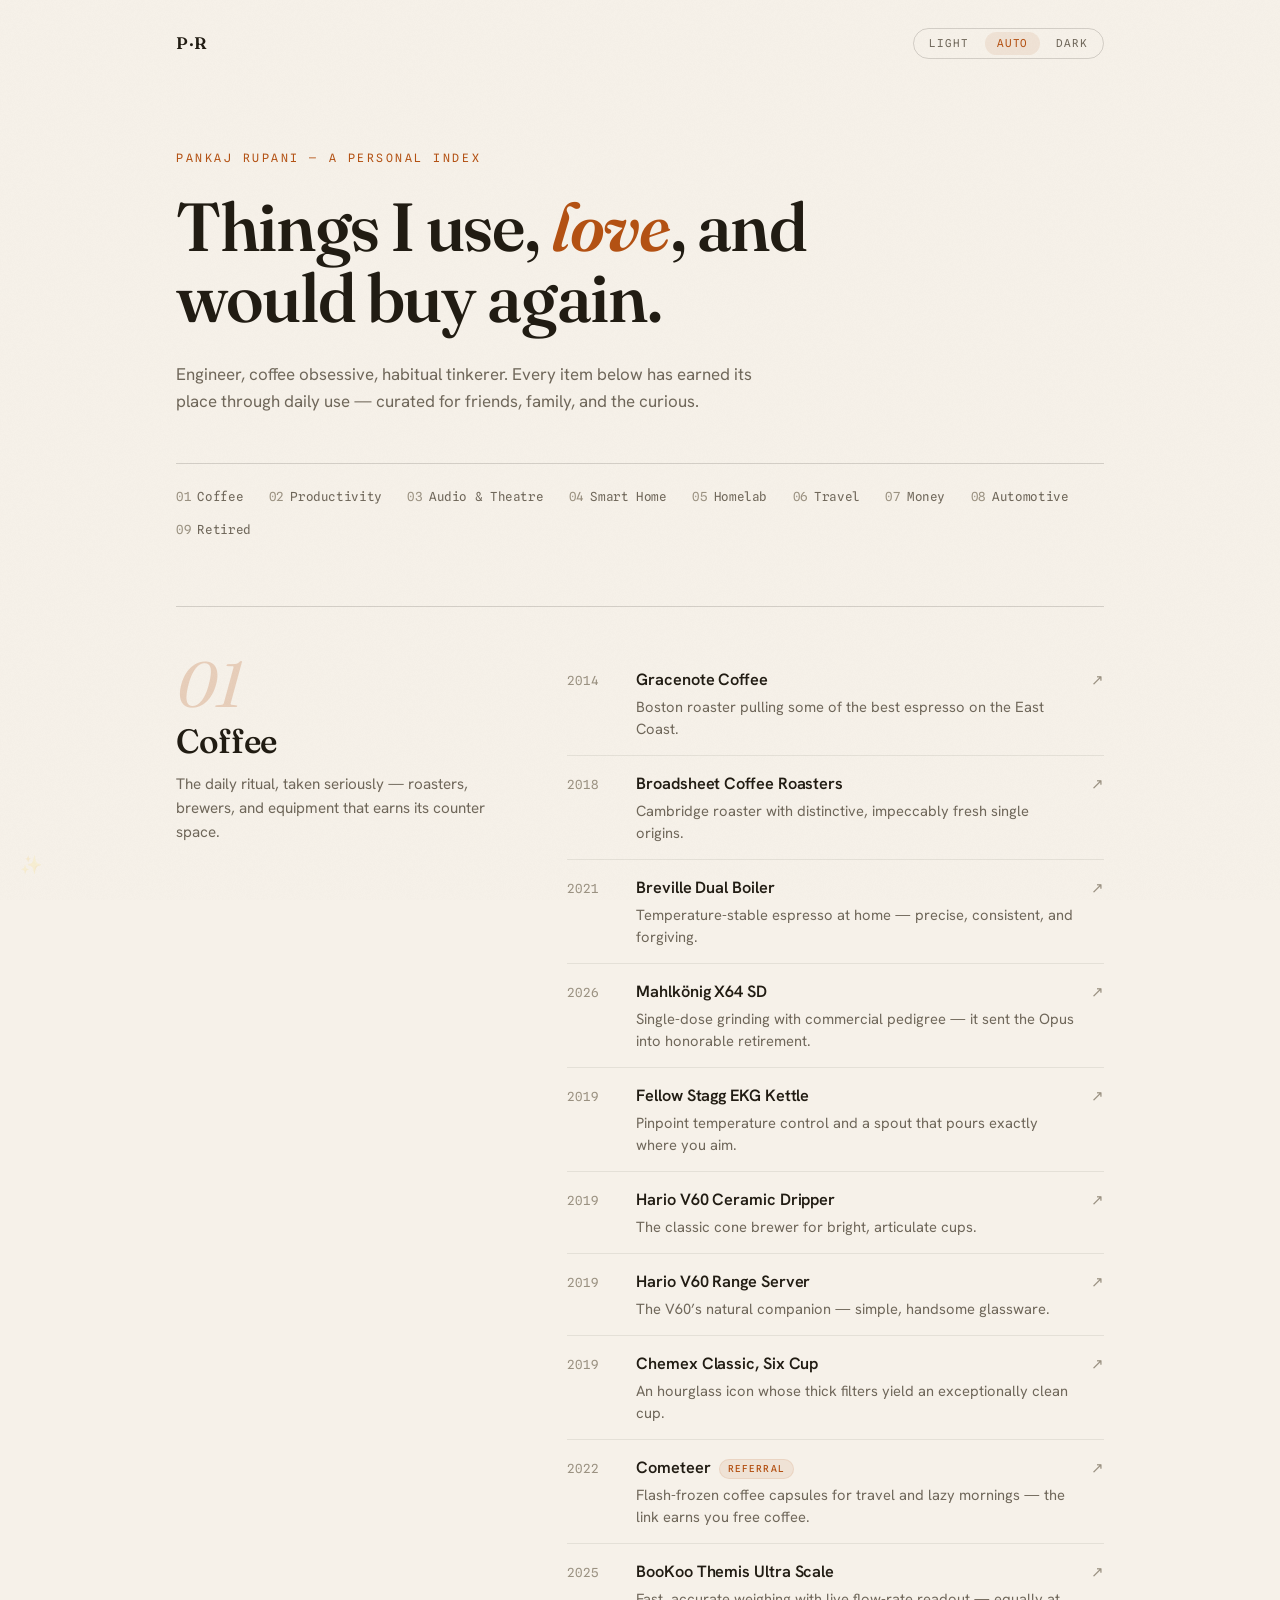
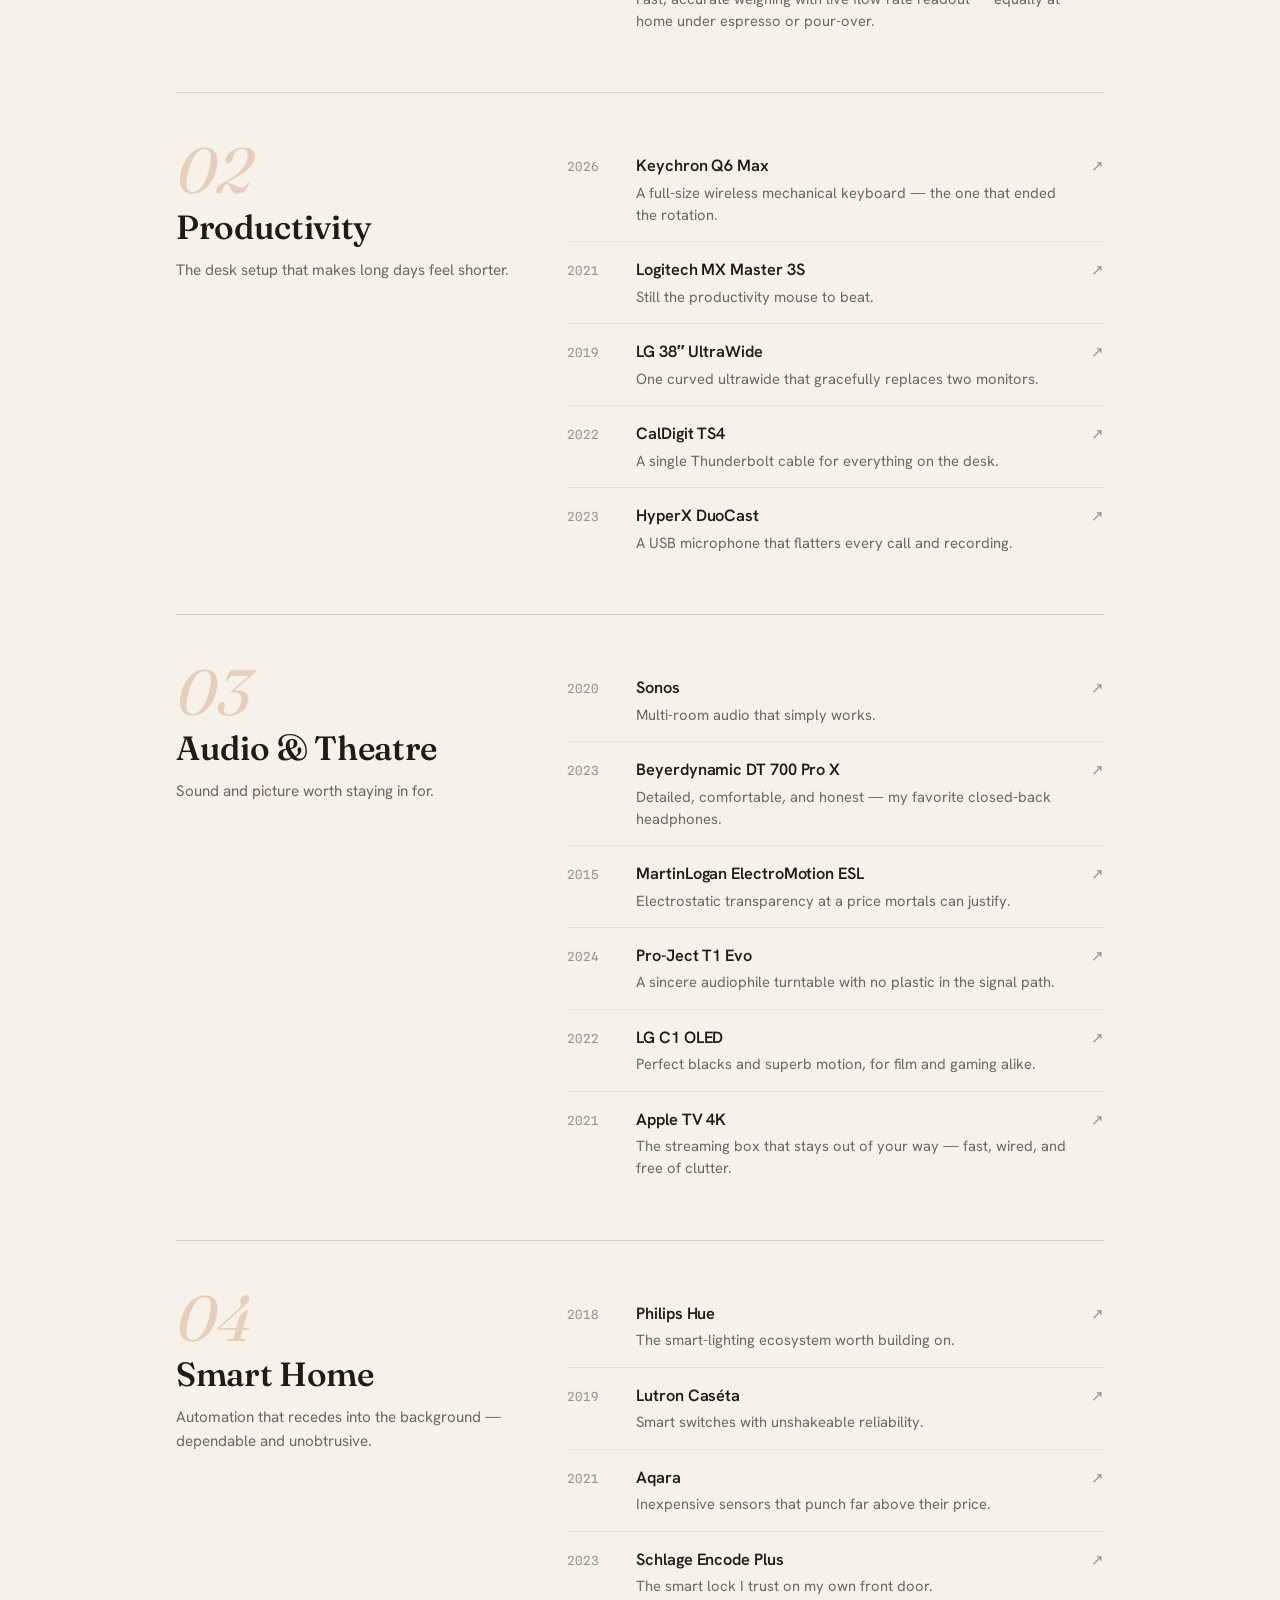
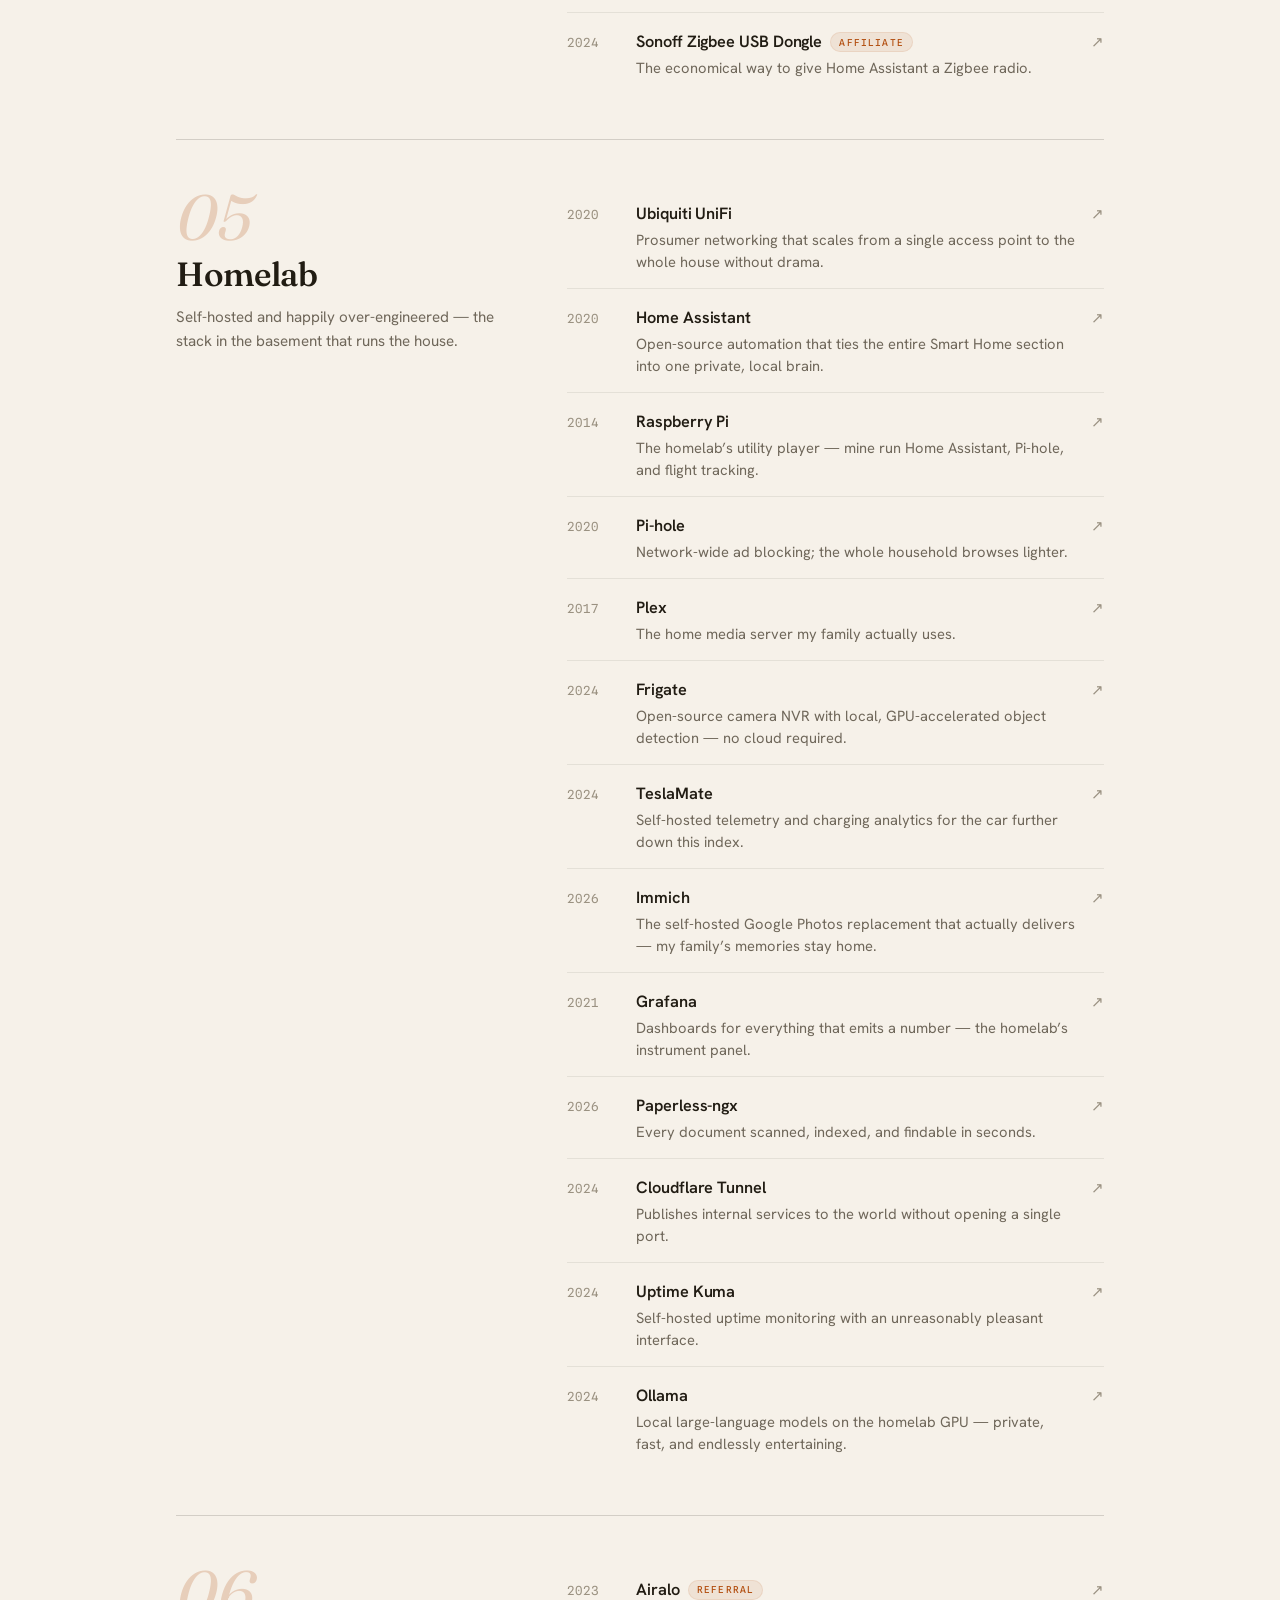
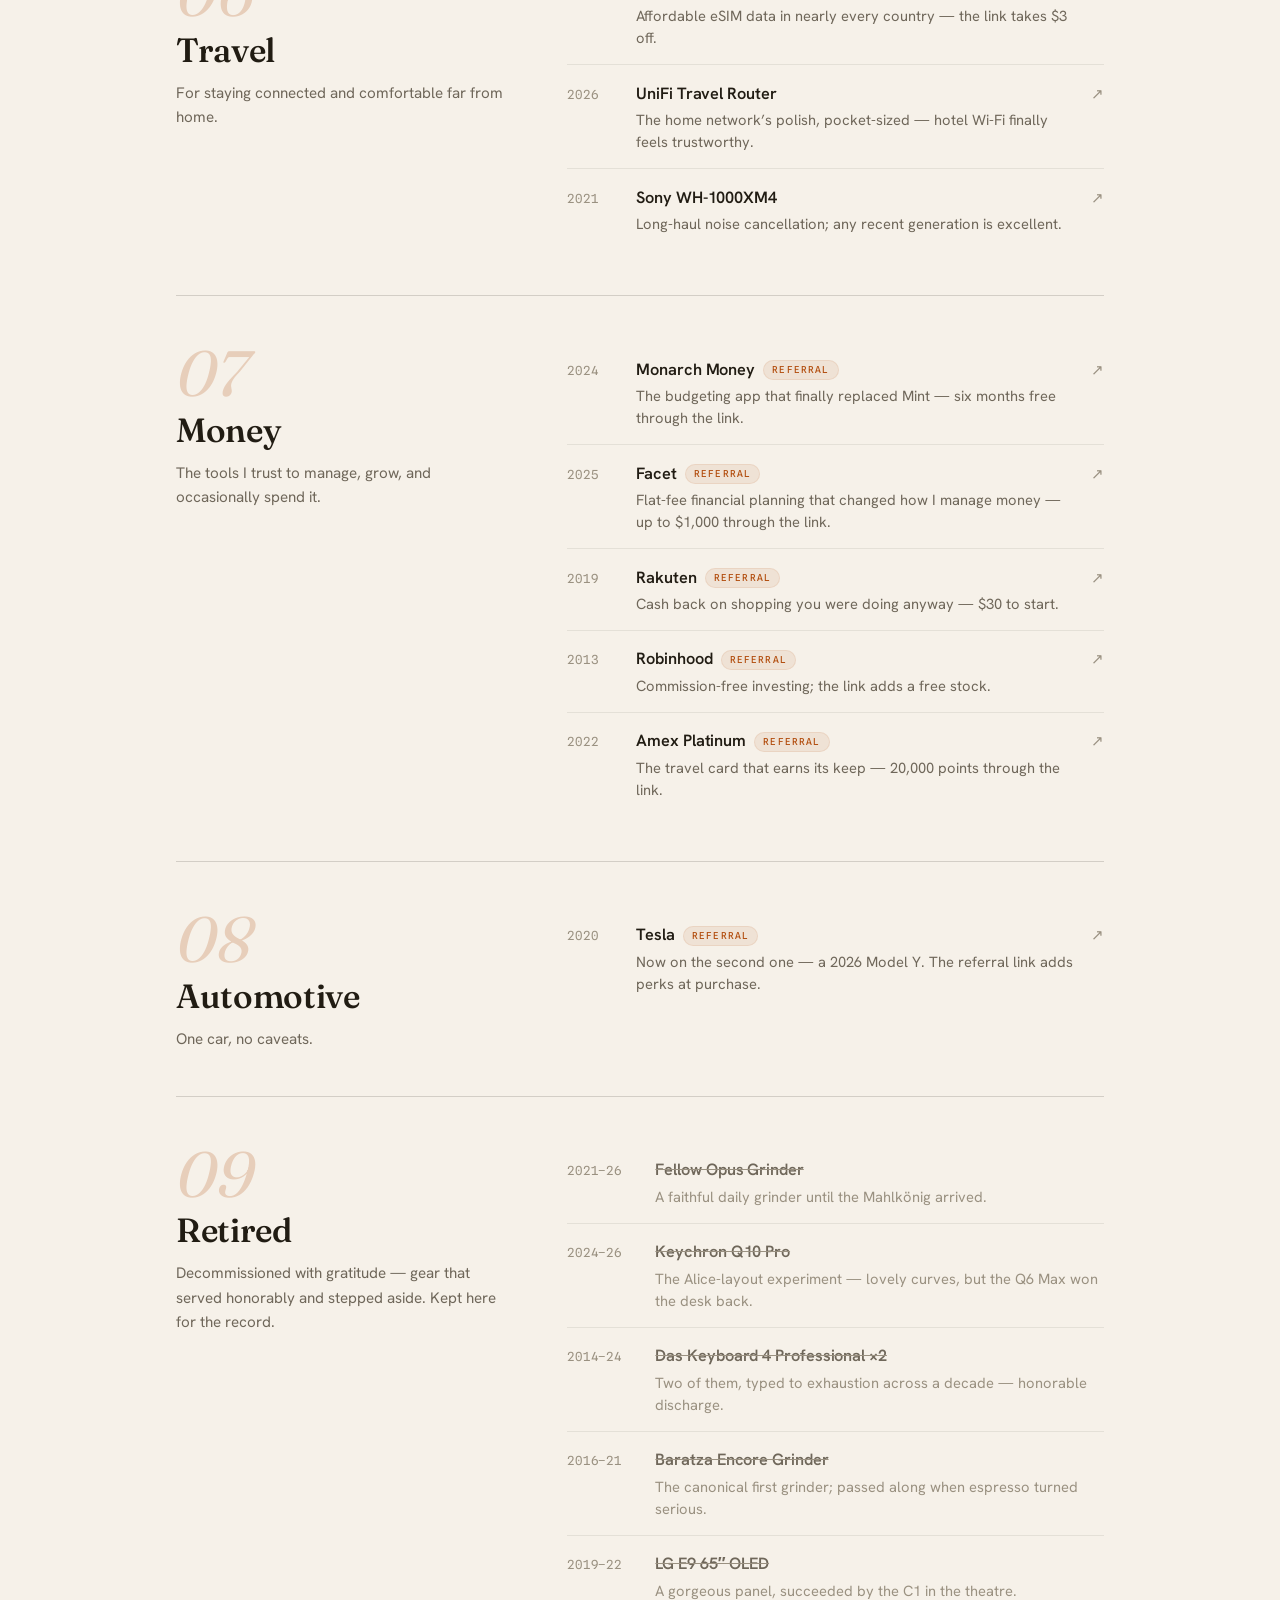
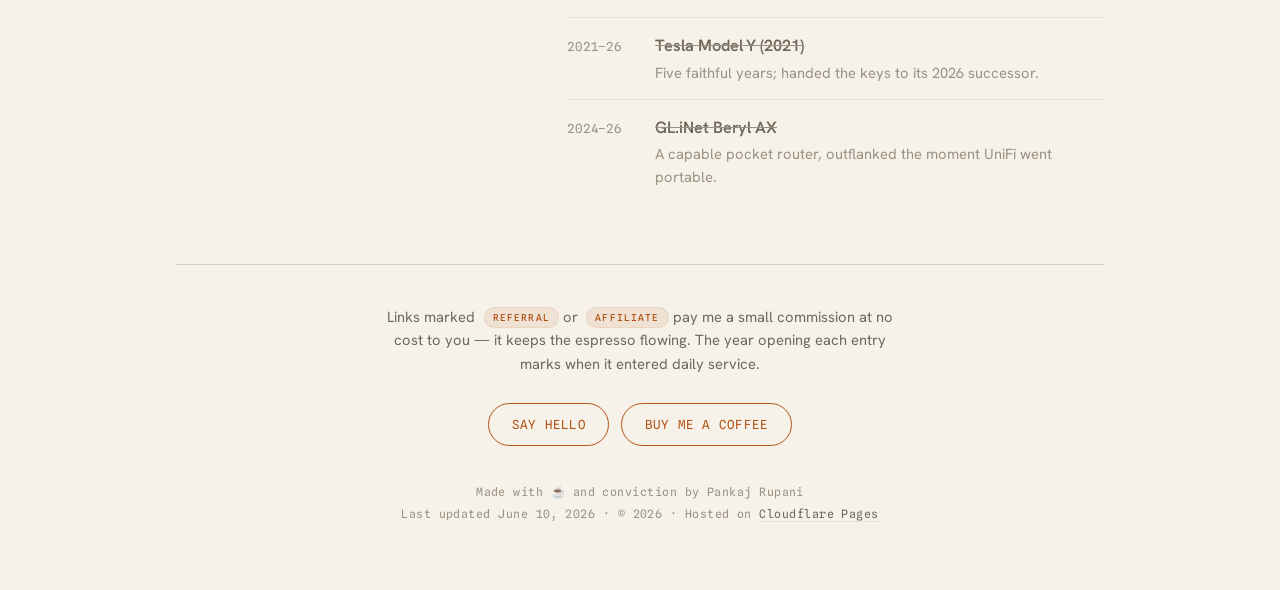
<file: index.html>
<!DOCTYPE html>
<html lang="en">
<head>
  <meta charset="UTF-8">
  <meta name="viewport" content="width=device-width, initial-scale=1.0">
  <meta name="description" content="A considered index of products and services Pankaj Rupani uses, loves, and recommends.">
  <meta name="keywords" content="recommendations, coffee, tech, travel, finance, smart home">
  <meta name="author" content="Pankaj Rupani">

  <!-- Canonical URL -->
  <link rel="canonical" href="https://pankajr.net/links">

  <!-- Social Media Preview Meta Tags -->
  <meta property="og:title" content="Pankaj's Recommendations">
  <meta property="og:description" content="A considered index of products and services Pankaj Rupani uses, loves, and recommends.">
  <meta property="og:type" content="website">
  <meta property="og:url" content="https://pankajr.net/links">
  <meta property="og:image" content="https://pankajr.net/links/img/og.png">
  <meta property="og:image:width" content="1200">
  <meta property="og:image:height" content="630">

  <!-- Twitter Card Tags -->
  <meta name="twitter:card" content="summary_large_image">
  <meta name="twitter:title" content="Pankaj's Recommendations">
  <meta name="twitter:description" content="A considered index of products and services Pankaj Rupani uses, loves, and recommends.">
  <meta name="twitter:image" content="https://pankajr.net/links/img/og.png">

  <!-- Apply saved theme before first paint to avoid a flash -->
  <script>
    (function () {
      var theme = localStorage.getItem('theme') || 'auto';
      if (theme === 'dark') document.documentElement.classList.add('dark-theme');
      else if (theme === 'auto') document.documentElement.classList.add('auto-theme');
    })();
  </script>

  <!-- Fonts and Styles -->
  <link rel="preconnect" href="https://fonts.googleapis.com">
  <link rel="preconnect" href="https://fonts.gstatic.com" crossorigin>
  <link href="https://fonts.googleapis.com/css2?family=Fraunces:ital,opsz,wght@0,9..144,400..650;1,9..144,400..650&family=Hanken+Grotesk:wght@400;500;600&family=Spline+Sans+Mono:wght@400;500&display=swap" rel="stylesheet">
  <link rel="stylesheet" href="styles.css">

  <!-- Structured data -->
  <script type="application/ld+json">
  {
    "@context": "https://schema.org",
    "@graph": [
      {
        "@type": "WebPage",
        "@id": "https://pankajr.net/links",
        "url": "https://pankajr.net/links",
        "name": "Pankaj's Recommendations",
        "description": "A considered index of products and services Pankaj Rupani uses, loves, and recommends.",
        "author": { "@id": "https://pankajr.net/#pankaj" }
      },
      {
        "@type": "Person",
        "@id": "https://pankajr.net/#pankaj",
        "name": "Pankaj Rupani",
        "url": "https://pankajr.net"
      },
      {
        "@type": "ItemList",
        "name": "Pankaj's Recommendations",
        "numberOfItems": 9,
        "itemListElement": [
          { "@type": "ListItem", "position": 1, "name": "Coffee", "url": "https://pankajr.net/links#coffee" },
          { "@type": "ListItem", "position": 2, "name": "Productivity", "url": "https://pankajr.net/links#productivity" },
          { "@type": "ListItem", "position": 3, "name": "Audio & Theatre", "url": "https://pankajr.net/links#audio" },
          { "@type": "ListItem", "position": 4, "name": "Smart Home", "url": "https://pankajr.net/links#smart-home" },
          { "@type": "ListItem", "position": 5, "name": "Homelab", "url": "https://pankajr.net/links#homelab" },
          { "@type": "ListItem", "position": 6, "name": "Travel", "url": "https://pankajr.net/links#travel" },
          { "@type": "ListItem", "position": 7, "name": "Money", "url": "https://pankajr.net/links#money" },
          { "@type": "ListItem", "position": 8, "name": "Automotive", "url": "https://pankajr.net/links#automotive" },
          { "@type": "ListItem", "position": 9, "name": "Retired", "url": "https://pankajr.net/links#retired" }
        ]
      }
    ]
  }
  </script>

  <!-- Favicon -->
  <link rel="icon" href="img/PR-logo.png" type="image/png">
  <link rel="apple-touch-icon" href="img/PR-logo.png">
  <title>Pankaj's Recommendations</title>
</head>
<body>
  <div class="page">
    <header class="topbar reveal">
      <span class="monogram" aria-hidden="true">P&middot;R</span>
      <div class="theme-switch" role="group" aria-label="Color theme">
        <button id="lightBtn" class="theme-btn" aria-label="Light mode">Light</button>
        <button id="autoBtn" class="theme-btn active" aria-label="System preference">Auto</button>
        <button id="darkBtn" class="theme-btn" aria-label="Dark mode">Dark</button>
      </div>
    </header>

    <main>
      <section class="hero">
        <p class="overline reveal">Pankaj Rupani &mdash; A Personal Index</p>
        <h1 class="reveal d1">Things I use, <em>love</em>, and would buy again.</h1>
        <p class="lede reveal d2">
          Engineer, coffee obsessive, habitual tinkerer. Every item below has earned its
          place through daily use &mdash; curated for friends, family, and the curious.
        </p>
        <nav class="toc reveal d3" aria-label="Categories">
          <a href="#coffee"><span class="toc-no">01</span>Coffee</a>
          <a href="#productivity"><span class="toc-no">02</span>Productivity</a>
          <a href="#audio"><span class="toc-no">03</span>Audio &amp; Theatre</a>
          <a href="#smart-home"><span class="toc-no">04</span>Smart Home</a>
          <a href="#homelab"><span class="toc-no">05</span>Homelab</a>
          <a href="#travel"><span class="toc-no">06</span>Travel</a>
          <a href="#money"><span class="toc-no">07</span>Money</a>
          <a href="#automotive"><span class="toc-no">08</span>Automotive</a>
          <a href="#retired"><span class="toc-no">09</span>Retired</a>
        </nav>
      </section>

      <section class="category reveal d4" id="coffee">
        <div class="category-head">
          <span class="index-no">01</span>
          <h2>Coffee</h2>
          <p class="blurb">The daily ritual, taken seriously &mdash; roasters, brewers, and equipment that earns its counter space.</p>
        </div>
        <ul class="links">
          <li>
            <a href="https://gracenotecoffee.com" target="_blank" rel="noopener">
              <span class="year">2014</span>
              <span class="row-main">
                <span class="row-title">Gracenote Coffee</span>
                <span class="row-desc">Boston roaster pulling some of the best espresso on the East Coast.</span>
              </span>
              <span class="arrow" aria-hidden="true">&#8599;</span>
            </a>
          </li>
          <li>
            <a href="https://broadsheetcoffee.com" target="_blank" rel="noopener">
              <span class="year">2018</span>
              <span class="row-main">
                <span class="row-title">Broadsheet Coffee Roasters</span>
                <span class="row-desc">Cambridge roaster with distinctive, impeccably fresh single origins.</span>
              </span>
              <span class="arrow" aria-hidden="true">&#8599;</span>
            </a>
          </li>
          <li>
            <a href="https://www.breville.com/en-us/product/bes920" target="_blank" rel="noopener">
              <span class="year">2021</span>
              <span class="row-main">
                <span class="row-title">Breville Dual Boiler</span>
                <span class="row-desc">Temperature-stable espresso at home &mdash; precise, consistent, and forgiving.</span>
              </span>
              <span class="arrow" aria-hidden="true">&#8599;</span>
            </a>
          </li>
          <li>
            <a href="https://www.mahlkoenig.us/products/x64-sd-single-dose-home-grinder" target="_blank" rel="noopener">
              <span class="year">2026</span>
              <span class="row-main">
                <span class="row-title">Mahlk&ouml;nig X64 SD</span>
                <span class="row-desc">Single-dose grinding with commercial pedigree &mdash; it sent the Opus into honorable retirement.</span>
              </span>
              <span class="arrow" aria-hidden="true">&#8599;</span>
            </a>
          </li>
          <li>
            <a href="https://fellowproducts.com/products/stagg-ekg-electric-pour-over-kettle" target="_blank" rel="noopener">
              <span class="year">2019</span>
              <span class="row-main">
                <span class="row-title">Fellow Stagg EKG Kettle</span>
                <span class="row-desc">Pinpoint temperature control and a spout that pours exactly where you aim.</span>
              </span>
              <span class="arrow" aria-hidden="true">&#8599;</span>
            </a>
          </li>
          <li>
            <a href="https://www.hario-usa.com/products/v60-ceramic-coffee-dripper-02-classic" target="_blank" rel="noopener">
              <span class="year">2019</span>
              <span class="row-main">
                <span class="row-title">Hario V60 Ceramic Dripper</span>
                <span class="row-desc">The classic cone brewer for bright, articulate cups.</span>
              </span>
              <span class="arrow" aria-hidden="true">&#8599;</span>
            </a>
          </li>
          <li>
            <a href="https://www.hario-usa.com/products/v60-range-server" target="_blank" rel="noopener">
              <span class="year">2019</span>
              <span class="row-main">
                <span class="row-title">Hario V60 Range Server</span>
                <span class="row-desc">The V60&rsquo;s natural companion &mdash; simple, handsome glassware.</span>
              </span>
              <span class="arrow" aria-hidden="true">&#8599;</span>
            </a>
          </li>
          <li>
            <a href="https://chemexcoffeemaker.com/products/six-cup-classic-chemex" target="_blank" rel="noopener">
              <span class="year">2019</span>
              <span class="row-main">
                <span class="row-title">Chemex Classic, Six Cup</span>
                <span class="row-desc">An hourglass icon whose thick filters yield an exceptionally clean cup.</span>
              </span>
              <span class="arrow" aria-hidden="true">&#8599;</span>
            </a>
          </li>
          <li>
            <a href="https://cometeer.com/discount/REF-15?redirect=/pages/referral-gift&referral_code=REF-15&referrer_id=8560575938859&referrer_name=Pankaj" target="_blank" rel="noopener">
              <span class="year">2022</span>
              <span class="row-main">
                <span class="row-title">Cometeer <span class="tag">referral</span></span>
                <span class="row-desc">Flash-frozen coffee capsules for travel and lazy mornings &mdash; the link earns you free coffee.</span>
              </span>
              <span class="arrow" aria-hidden="true">&#8599;</span>
            </a>
          </li>
          <li>
            <a href="https://bookoocoffee.com/products/bookoo-themis-ultra-coffee-scale" target="_blank" rel="noopener">
              <span class="year">2025</span>
              <span class="row-main">
                <span class="row-title">BooKoo Themis Ultra Scale</span>
                <span class="row-desc">Fast, accurate weighing with live flow-rate readout &mdash; equally at home under espresso or pour-over.</span>
              </span>
              <span class="arrow" aria-hidden="true">&#8599;</span>
            </a>
          </li>
        </ul>
      </section>

      <section class="category" id="productivity">
        <div class="category-head">
          <span class="index-no">02</span>
          <h2>Productivity</h2>
          <p class="blurb">The desk setup that makes long days feel shorter.</p>
        </div>
        <ul class="links">
          <li>
            <a href="https://www.keychron.com/products/keychron-q6-max-qmk-via-wireless-custom-mechanical-keyboard" target="_blank" rel="noopener">
              <span class="year">2026</span>
              <span class="row-main">
                <span class="row-title">Keychron Q6 Max</span>
                <span class="row-desc">A full-size wireless mechanical keyboard &mdash; the one that ended the rotation.</span>
              </span>
              <span class="arrow" aria-hidden="true">&#8599;</span>
            </a>
          </li>
          <li>
            <a href="https://www.logitech.com/en-us/shop/p/mx-master-3s" target="_blank" rel="noopener">
              <span class="year">2021</span>
              <span class="row-main">
                <span class="row-title">Logitech MX Master 3S</span>
                <span class="row-desc">Still the productivity mouse to beat.</span>
              </span>
              <span class="arrow" aria-hidden="true">&#8599;</span>
            </a>
          </li>
          <li>
            <a href="https://www.lg.com/us/monitors/lg-38wk95c-w-ultrawide-monitor" target="_blank" rel="noopener">
              <span class="year">2019</span>
              <span class="row-main">
                <span class="row-title">LG 38&Prime; UltraWide</span>
                <span class="row-desc">One curved ultrawide that gracefully replaces two monitors.</span>
              </span>
              <span class="arrow" aria-hidden="true">&#8599;</span>
            </a>
          </li>
          <li>
            <a href="https://www.caldigit.com/thunderbolt-station-4/" target="_blank" rel="noopener">
              <span class="year">2022</span>
              <span class="row-main">
                <span class="row-title">CalDigit TS4</span>
                <span class="row-desc">A single Thunderbolt cable for everything on the desk.</span>
              </span>
              <span class="arrow" aria-hidden="true">&#8599;</span>
            </a>
          </li>
          <li>
            <a href="https://hyperx.com/products/hyperx-duocast-usb-microphone" target="_blank" rel="noopener">
              <span class="year">2023</span>
              <span class="row-main">
                <span class="row-title">HyperX DuoCast</span>
                <span class="row-desc">A USB microphone that flatters every call and recording.</span>
              </span>
              <span class="arrow" aria-hidden="true">&#8599;</span>
            </a>
          </li>
        </ul>
      </section>

      <section class="category" id="audio">
        <div class="category-head">
          <span class="index-no">03</span>
          <h2>Audio &amp; Theatre</h2>
          <p class="blurb">Sound and picture worth staying in for.</p>
        </div>
        <ul class="links">
          <li>
            <a href="https://www.sonos.com" target="_blank" rel="noopener">
              <span class="year">2020</span>
              <span class="row-main">
                <span class="row-title">Sonos</span>
                <span class="row-desc">Multi-room audio that simply works.</span>
              </span>
              <span class="arrow" aria-hidden="true">&#8599;</span>
            </a>
          </li>
          <li>
            <a href="https://north-america.beyerdynamic.com/p/dt-700-pro-x" target="_blank" rel="noopener">
              <span class="year">2023</span>
              <span class="row-main">
                <span class="row-title">Beyerdynamic DT 700 Pro X</span>
                <span class="row-desc">Detailed, comfortable, and honest &mdash; my favorite closed-back headphones.</span>
              </span>
              <span class="arrow" aria-hidden="true">&#8599;</span>
            </a>
          </li>
          <li>
            <a href="https://www.martinlogan.com/en/product/electromotion-esl" target="_blank" rel="noopener">
              <span class="year">2015</span>
              <span class="row-main">
                <span class="row-title">MartinLogan ElectroMotion ESL</span>
                <span class="row-desc">Electrostatic transparency at a price mortals can justify.</span>
              </span>
              <span class="arrow" aria-hidden="true">&#8599;</span>
            </a>
          </li>
          <li>
            <a href="https://www.project-audio.com/en/product/t1-evo/" target="_blank" rel="noopener">
              <span class="year">2024</span>
              <span class="row-main">
                <span class="row-title">Pro-Ject T1 Evo</span>
                <span class="row-desc">A sincere audiophile turntable with no plastic in the signal path.</span>
              </span>
              <span class="arrow" aria-hidden="true">&#8599;</span>
            </a>
          </li>
          <li>
            <a href="https://www.lg.com/us/tvs/lg-oled65c1pub-oled-4k-tv" target="_blank" rel="noopener">
              <span class="year">2022</span>
              <span class="row-main">
                <span class="row-title">LG C1 OLED</span>
                <span class="row-desc">Perfect blacks and superb motion, for film and gaming alike.</span>
              </span>
              <span class="arrow" aria-hidden="true">&#8599;</span>
            </a>
          </li>
          <li>
            <a href="https://www.apple.com/apple-tv-4k/" target="_blank" rel="noopener">
              <span class="year">2021</span>
              <span class="row-main">
                <span class="row-title">Apple TV 4K</span>
                <span class="row-desc">The streaming box that stays out of your way &mdash; fast, wired, and free of clutter.</span>
              </span>
              <span class="arrow" aria-hidden="true">&#8599;</span>
            </a>
          </li>
        </ul>
      </section>

      <section class="category" id="smart-home">
        <div class="category-head">
          <span class="index-no">04</span>
          <h2>Smart Home</h2>
          <p class="blurb">Automation that recedes into the background &mdash; dependable and unobtrusive.</p>
        </div>
        <ul class="links">
          <li>
            <a href="https://www.philips-hue.com" target="_blank" rel="noopener">
              <span class="year">2018</span>
              <span class="row-main">
                <span class="row-title">Philips Hue</span>
                <span class="row-desc">The smart-lighting ecosystem worth building on.</span>
              </span>
              <span class="arrow" aria-hidden="true">&#8599;</span>
            </a>
          </li>
          <li>
            <a href="https://www.casetawireless.com" target="_blank" rel="noopener">
              <span class="year">2019</span>
              <span class="row-main">
                <span class="row-title">Lutron Cas&eacute;ta</span>
                <span class="row-desc">Smart switches with unshakeable reliability.</span>
              </span>
              <span class="arrow" aria-hidden="true">&#8599;</span>
            </a>
          </li>
          <li>
            <a href="https://www.aqara.com" target="_blank" rel="noopener">
              <span class="year">2021</span>
              <span class="row-main">
                <span class="row-title">Aqara</span>
                <span class="row-desc">Inexpensive sensors that punch far above their price.</span>
              </span>
              <span class="arrow" aria-hidden="true">&#8599;</span>
            </a>
          </li>
          <li>
            <a href="https://www.schlage.com/en/home/smart-locks/encode-plus.html" target="_blank" rel="noopener">
              <span class="year">2023</span>
              <span class="row-main">
                <span class="row-title">Schlage Encode Plus</span>
                <span class="row-desc">The smart lock I trust on my own front door.</span>
              </span>
              <span class="arrow" aria-hidden="true">&#8599;</span>
            </a>
          </li>
          <li>
            <a href="https://amzn.to/453c8Hf" target="_blank" rel="noopener">
              <span class="year">2024</span>
              <span class="row-main">
                <span class="row-title">Sonoff Zigbee USB Dongle <span class="tag">affiliate</span></span>
                <span class="row-desc">The economical way to give Home Assistant a Zigbee radio.</span>
              </span>
              <span class="arrow" aria-hidden="true">&#8599;</span>
            </a>
          </li>
        </ul>
      </section>

      <section class="category" id="homelab">
        <div class="category-head">
          <span class="index-no">05</span>
          <h2>Homelab</h2>
          <p class="blurb">Self-hosted and happily over-engineered &mdash; the stack in the basement that runs the house.</p>
        </div>
        <ul class="links">
          <li>
            <a href="https://ui.com" target="_blank" rel="noopener">
              <span class="year">2020</span>
              <span class="row-main">
                <span class="row-title">Ubiquiti UniFi</span>
                <span class="row-desc">Prosumer networking that scales from a single access point to the whole house without drama.</span>
              </span>
              <span class="arrow" aria-hidden="true">&#8599;</span>
            </a>
          </li>
          <li>
            <a href="https://www.home-assistant.io" target="_blank" rel="noopener">
              <span class="year">2020</span>
              <span class="row-main">
                <span class="row-title">Home Assistant</span>
                <span class="row-desc">Open-source automation that ties the entire Smart Home section into one private, local brain.</span>
              </span>
              <span class="arrow" aria-hidden="true">&#8599;</span>
            </a>
          </li>
          <li>
            <a href="https://www.raspberrypi.com" target="_blank" rel="noopener">
              <span class="year">2014</span>
              <span class="row-main">
                <span class="row-title">Raspberry Pi</span>
                <span class="row-desc">The homelab&rsquo;s utility player &mdash; mine run Home Assistant, Pi-hole, and flight tracking.</span>
              </span>
              <span class="arrow" aria-hidden="true">&#8599;</span>
            </a>
          </li>
          <li>
            <a href="https://pi-hole.net" target="_blank" rel="noopener">
              <span class="year">2020</span>
              <span class="row-main">
                <span class="row-title">Pi-hole</span>
                <span class="row-desc">Network-wide ad blocking; the whole household browses lighter.</span>
              </span>
              <span class="arrow" aria-hidden="true">&#8599;</span>
            </a>
          </li>
          <li>
            <a href="https://www.plex.tv" target="_blank" rel="noopener">
              <span class="year">2017</span>
              <span class="row-main">
                <span class="row-title">Plex</span>
                <span class="row-desc">The home media server my family actually uses.</span>
              </span>
              <span class="arrow" aria-hidden="true">&#8599;</span>
            </a>
          </li>
          <li>
            <a href="https://frigate.video" target="_blank" rel="noopener">
              <span class="year">2024</span>
              <span class="row-main">
                <span class="row-title">Frigate</span>
                <span class="row-desc">Open-source camera NVR with local, GPU-accelerated object detection &mdash; no cloud required.</span>
              </span>
              <span class="arrow" aria-hidden="true">&#8599;</span>
            </a>
          </li>
          <li>
            <a href="https://github.com/teslamate-org/teslamate" target="_blank" rel="noopener">
              <span class="year">2024</span>
              <span class="row-main">
                <span class="row-title">TeslaMate</span>
                <span class="row-desc">Self-hosted telemetry and charging analytics for the car further down this index.</span>
              </span>
              <span class="arrow" aria-hidden="true">&#8599;</span>
            </a>
          </li>
          <li>
            <a href="https://immich.app" target="_blank" rel="noopener">
              <span class="year">2026</span>
              <span class="row-main">
                <span class="row-title">Immich</span>
                <span class="row-desc">The self-hosted Google Photos replacement that actually delivers &mdash; my family&rsquo;s memories stay home.</span>
              </span>
              <span class="arrow" aria-hidden="true">&#8599;</span>
            </a>
          </li>
          <li>
            <a href="https://grafana.com" target="_blank" rel="noopener">
              <span class="year">2021</span>
              <span class="row-main">
                <span class="row-title">Grafana</span>
                <span class="row-desc">Dashboards for everything that emits a number &mdash; the homelab&rsquo;s instrument panel.</span>
              </span>
              <span class="arrow" aria-hidden="true">&#8599;</span>
            </a>
          </li>
          <li>
            <a href="https://docs.paperless-ngx.com" target="_blank" rel="noopener">
              <span class="year">2026</span>
              <span class="row-main">
                <span class="row-title">Paperless-ngx</span>
                <span class="row-desc">Every document scanned, indexed, and findable in seconds.</span>
              </span>
              <span class="arrow" aria-hidden="true">&#8599;</span>
            </a>
          </li>
          <li>
            <a href="https://www.cloudflare.com/products/tunnel/" target="_blank" rel="noopener">
              <span class="year">2024</span>
              <span class="row-main">
                <span class="row-title">Cloudflare Tunnel</span>
                <span class="row-desc">Publishes internal services to the world without opening a single port.</span>
              </span>
              <span class="arrow" aria-hidden="true">&#8599;</span>
            </a>
          </li>
          <li>
            <a href="https://github.com/louislam/uptime-kuma" target="_blank" rel="noopener">
              <span class="year">2024</span>
              <span class="row-main">
                <span class="row-title">Uptime Kuma</span>
                <span class="row-desc">Self-hosted uptime monitoring with an unreasonably pleasant interface.</span>
              </span>
              <span class="arrow" aria-hidden="true">&#8599;</span>
            </a>
          </li>
          <li>
            <a href="https://ollama.com" target="_blank" rel="noopener">
              <span class="year">2024</span>
              <span class="row-main">
                <span class="row-title">Ollama</span>
                <span class="row-desc">Local large-language models on the homelab GPU &mdash; private, fast, and endlessly entertaining.</span>
              </span>
              <span class="arrow" aria-hidden="true">&#8599;</span>
            </a>
          </li>
        </ul>
      </section>

      <section class="category" id="travel">
        <div class="category-head">
          <span class="index-no">06</span>
          <h2>Travel</h2>
          <p class="blurb">For staying connected and comfortable far from home.</p>
        </div>
        <ul class="links">
          <li>
            <a href="https://www.pankajr.net/airalo" target="_blank" rel="noopener">
              <span class="year">2023</span>
              <span class="row-main">
                <span class="row-title">Airalo <span class="tag">referral</span></span>
                <span class="row-desc">Affordable eSIM data in nearly every country &mdash; the link takes $3 off.</span>
              </span>
              <span class="arrow" aria-hidden="true">&#8599;</span>
            </a>
          </li>
          <li>
            <a href="https://store.ui.com/us/en/products/utr" target="_blank" rel="noopener">
              <span class="year">2026</span>
              <span class="row-main">
                <span class="row-title">UniFi Travel Router</span>
                <span class="row-desc">The home network&rsquo;s polish, pocket-sized &mdash; hotel Wi-Fi finally feels trustworthy.</span>
              </span>
              <span class="arrow" aria-hidden="true">&#8599;</span>
            </a>
          </li>
          <li>
            <a href="https://electronics.sony.com/audio/headphones/headband/p/wh1000xm4-b" target="_blank" rel="noopener">
              <span class="year">2021</span>
              <span class="row-main">
                <span class="row-title">Sony WH-1000XM4</span>
                <span class="row-desc">Long-haul noise cancellation; any recent generation is excellent.</span>
              </span>
              <span class="arrow" aria-hidden="true">&#8599;</span>
            </a>
          </li>
        </ul>
      </section>

      <section class="category" id="money">
        <div class="category-head">
          <span class="index-no">07</span>
          <h2>Money</h2>
          <p class="blurb">The tools I trust to manage, grow, and occasionally spend it.</p>
        </div>
        <ul class="links">
          <li>
            <a href="https://www.pankajr.net/monarch" target="_blank" rel="noopener">
              <span class="year">2024</span>
              <span class="row-main">
                <span class="row-title">Monarch Money <span class="tag">referral</span></span>
                <span class="row-desc">The budgeting app that finally replaced Mint &mdash; six months free through the link.</span>
              </span>
              <span class="arrow" aria-hidden="true">&#8599;</span>
            </a>
          </li>
          <li>
            <a href="https://facet.com/invited?utm_content=4660&utm_source=member-referral&utm_term=Pankaj" target="_blank" rel="noopener">
              <span class="year">2025</span>
              <span class="row-main">
                <span class="row-title">Facet <span class="tag">referral</span></span>
                <span class="row-desc">Flat-fee financial planning that changed how I manage money &mdash; up to $1,000 through the link.</span>
              </span>
              <span class="arrow" aria-hidden="true">&#8599;</span>
            </a>
          </li>
          <li>
            <a href="https://www.pankajr.net/rakuten" target="_blank" rel="noopener">
              <span class="year">2019</span>
              <span class="row-main">
                <span class="row-title">Rakuten <span class="tag">referral</span></span>
                <span class="row-desc">Cash back on shopping you were doing anyway &mdash; $30 to start.</span>
              </span>
              <span class="arrow" aria-hidden="true">&#8599;</span>
            </a>
          </li>
          <li>
            <a href="https://join.robinhood.com/sonalim2" target="_blank" rel="noopener">
              <span class="year">2013</span>
              <span class="row-main">
                <span class="row-title">Robinhood <span class="tag">referral</span></span>
                <span class="row-desc">Commission-free investing; the link adds a free stock.</span>
              </span>
              <span class="arrow" aria-hidden="true">&#8599;</span>
            </a>
          </li>
          <li>
            <a href="https://americanexpress.com/en-us/referral/platinum-card?ref=PANKARyJQ7&xl=cp15" target="_blank" rel="noopener">
              <span class="year">2022</span>
              <span class="row-main">
                <span class="row-title">Amex Platinum <span class="tag">referral</span></span>
                <span class="row-desc">The travel card that earns its keep &mdash; 20,000 points through the link.</span>
              </span>
              <span class="arrow" aria-hidden="true">&#8599;</span>
            </a>
          </li>
        </ul>
      </section>

      <section class="category" id="automotive">
        <div class="category-head">
          <span class="index-no">08</span>
          <h2>Automotive</h2>
          <p class="blurb">One car, no caveats.</p>
        </div>
        <ul class="links">
          <li>
            <a href="https://www.pankajr.net/tesla" target="_blank" rel="noopener">
              <span class="year">2020</span>
              <span class="row-main">
                <span class="row-title">Tesla <span class="tag">referral</span></span>
                <span class="row-desc">Now on the second one &mdash; a 2026 Model Y. The referral link adds perks at purchase.</span>
              </span>
              <span class="arrow" aria-hidden="true">&#8599;</span>
            </a>
          </li>
        </ul>
      </section>

      <section class="category" id="retired">
        <div class="category-head">
          <span class="index-no">09</span>
          <h2>Retired</h2>
          <p class="blurb">Decommissioned with gratitude &mdash; gear that served honorably and stepped aside. Kept here for the record.</p>
        </div>
        <ul class="links">
          <li>
            <div class="dead">
              <span class="year">2021&ndash;26</span>
              <span class="row-main">
                <span class="row-title">Fellow Opus Grinder</span>
                <span class="row-desc">A faithful daily grinder until the Mahlk&ouml;nig arrived.</span>
              </span>
            </div>
          </li>
          <li>
            <div class="dead">
              <span class="year">2024&ndash;26</span>
              <span class="row-main">
                <span class="row-title">Keychron Q10 Pro</span>
                <span class="row-desc">The Alice-layout experiment &mdash; lovely curves, but the Q6 Max won the desk back.</span>
              </span>
            </div>
          </li>
          <li>
            <div class="dead">
              <span class="year">2014&ndash;24</span>
              <span class="row-main">
                <span class="row-title">Das Keyboard 4 Professional &times;2</span>
                <span class="row-desc">Two of them, typed to exhaustion across a decade &mdash; honorable discharge.</span>
              </span>
            </div>
          </li>
          <li>
            <div class="dead">
              <span class="year">2016&ndash;21</span>
              <span class="row-main">
                <span class="row-title">Baratza Encore Grinder</span>
                <span class="row-desc">The canonical first grinder; passed along when espresso turned serious.</span>
              </span>
            </div>
          </li>
          <li>
            <div class="dead">
              <span class="year">2019&ndash;22</span>
              <span class="row-main">
                <span class="row-title">LG E9 65&Prime; OLED</span>
                <span class="row-desc">A gorgeous panel, succeeded by the C1 in the theatre.</span>
              </span>
            </div>
          </li>
          <li>
            <div class="dead">
              <span class="year">2021&ndash;26</span>
              <span class="row-main">
                <span class="row-title">Tesla Model Y (2021)</span>
                <span class="row-desc">Five faithful years; handed the keys to its 2026 successor.</span>
              </span>
            </div>
          </li>
          <li>
            <div class="dead">
              <span class="year">2024&ndash;26</span>
              <span class="row-main">
                <span class="row-title">GL.iNet Beryl AX</span>
                <span class="row-desc">A capable pocket router, outflanked the moment UniFi went portable.</span>
              </span>
            </div>
          </li>
        </ul>
      </section>
    </main>

    <footer class="footer">
      <p class="footer-note">
        Links marked <span class="tag">referral</span> or <span class="tag">affiliate</span> pay me a small
        commission at no cost to you &mdash; it keeps the espresso flowing.
        The year opening each entry marks when it entered daily service.
      </p>
      <div class="footer-actions">
        <a class="pill-btn" href="mailto:hello@pankajr.net?subject=A%20recommendation%20for%20your%20index">Say hello</a>
        <a class="pill-btn" href="https://www.buymeacoffee.com/rupanipankl" target="_blank" rel="noopener">Buy me a coffee</a>
      </div>
      <p class="footer-meta">
        Made with <span aria-hidden="true">&#9749;</span> and conviction by Pankaj Rupani<br>
        Last updated June 10, 2026 &middot; &copy; 2026 &middot; Hosted on
        <a href="https://pages.cloudflare.com/" target="_blank" rel="noopener" class="footer-link">Cloudflare Pages</a>
      </p>
    </footer>
  </div>

  <button id="back-to-top" class="back-to-top" aria-label="Back to top">
    <svg xmlns="http://www.w3.org/2000/svg" viewBox="0 0 24 24">
      <path d="M7.41 15.41L12 10.83l4.59 4.58L18 14l-6-6-6 6z"/>
    </svg>
  </button>

  <script src="theme.js"></script>
  <script src="easter.js"></script>
  <script src="back-to-top.js"></script>
</body>
</html>
</file>
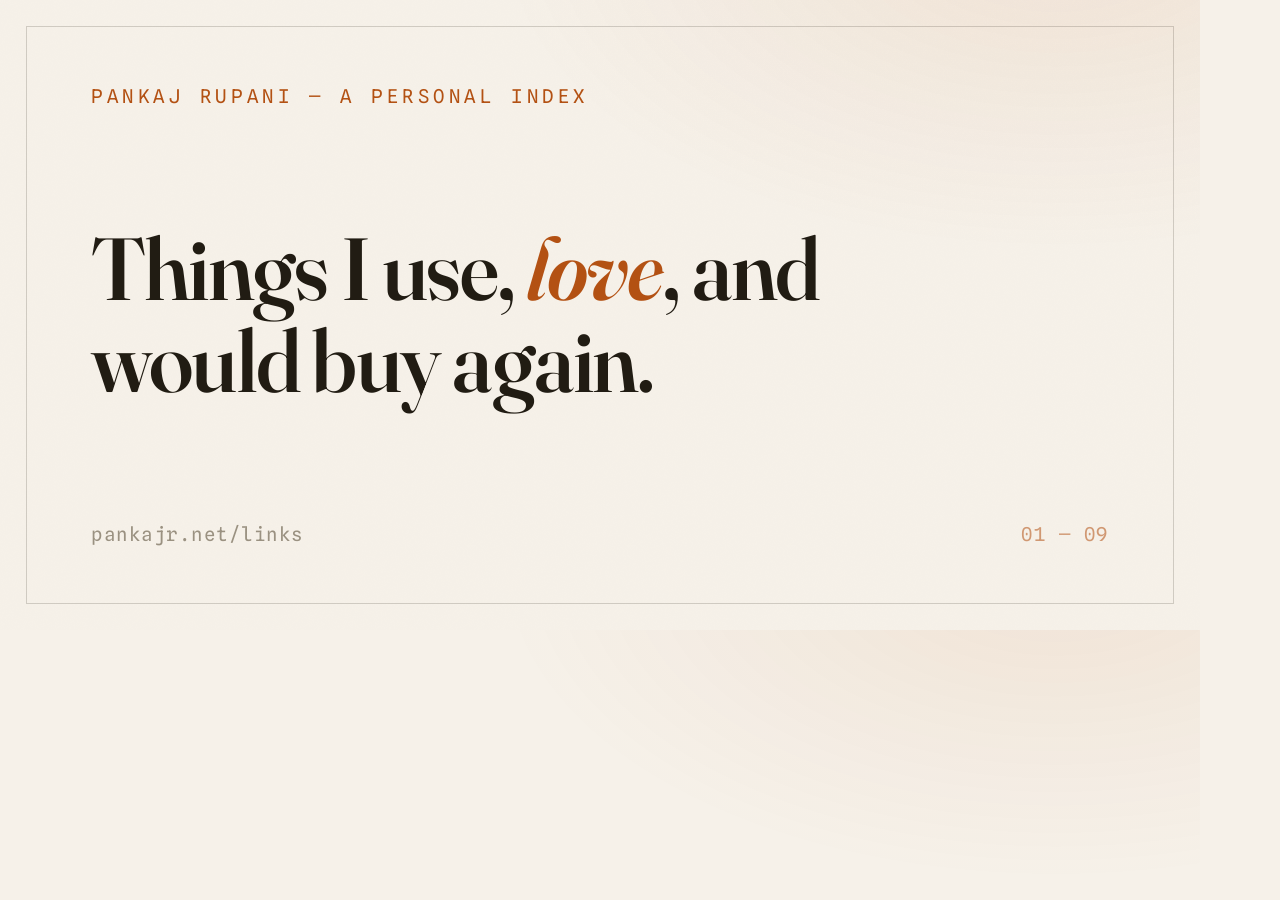
<file: og-template.html>
<!DOCTYPE html>
<html lang="en">
<head>
<meta charset="UTF-8">
<link rel="preconnect" href="https://fonts.googleapis.com">
<link rel="preconnect" href="https://fonts.gstatic.com" crossorigin>
<link href="https://fonts.googleapis.com/css2?family=Fraunces:ital,opsz,wght@0,9..144,400..650;1,9..144,400..650&family=Spline+Sans+Mono:wght@400;500&display=swap" rel="stylesheet">
<style>
  html, body {
    margin: 0;
    width: 1200px;
    height: 630px;
    overflow: hidden;
  }
  body {
    position: relative;
    background-color: #f6f1e9;
    background-image: radial-gradient(50rem 28rem at 88% -10%, rgba(179, 81, 19, 0.09), transparent 70%);
    color: #211c13;
    font-family: 'Fraunces', Georgia, serif;
  }
  body::before {
    content: '';
    position: absolute;
    inset: 0;
    opacity: 0.5;
    background-image: url("data:image/svg+xml,%3Csvg xmlns='http://www.w3.org/2000/svg' width='160' height='160'%3E%3Cfilter id='n'%3E%3CfeTurbulence type='fractalNoise' baseFrequency='0.9' numOctaves='2' stitchTiles='stitch'/%3E%3CfeColorMatrix values='0 0 0 0 0.5 0 0 0 0 0.47 0 0 0 0 0.42 0 0 0 0.05 0'/%3E%3C/filter%3E%3Crect width='100%25' height='100%25' filter='url(%23n)'/%3E%3C/svg%3E");
  }
  .frame {
    position: absolute;
    inset: 26px;
    border: 1px solid rgba(33, 28, 19, 0.18);
    padding: 58px 64px;
    box-sizing: border-box;
    display: flex;
    flex-direction: column;
    justify-content: space-between;
  }
  .overline {
    font-family: 'Spline Sans Mono', monospace;
    font-size: 19px;
    letter-spacing: 0.24em;
    text-transform: uppercase;
    color: #b35113;
  }
  h1 {
    margin: 0;
    font-optical-sizing: auto;
    font-weight: 560;
    font-size: 88px;
    line-height: 1.04;
    letter-spacing: -0.02em;
    max-width: 17ch;
  }
  h1 em {
    font-style: italic;
    color: #b35113;
  }
  .meta {
    display: flex;
    justify-content: space-between;
    align-items: baseline;
    font-family: 'Spline Sans Mono', monospace;
    font-size: 19px;
    letter-spacing: 0.08em;
    color: #9a9181;
  }
  .meta .no {
    color: #b35113;
    opacity: 0.55;
  }
</style>
</head>
<body>
  <div class="frame">
    <div class="overline">Pankaj Rupani &mdash; A Personal Index</div>
    <h1>Things I use, <em>love</em>, and would buy again.</h1>
    <div class="meta">
      <span>pankajr.net/links</span>
      <span class="no">01 &mdash; 09</span>
    </div>
  </div>
</body>
</html>
</file>
<file: styles.css>
/* ---------------------------------------------------------------------------
   Pankaj's Recommendations — a personal index
   Editorial, paper-and-ink minimalism. Fraunces for display, Hanken Grotesk
   for text, Spline Sans Mono for wayfinding details.
--------------------------------------------------------------------------- */

*,
*::before,
*::after {
  box-sizing: border-box;
}

:root {
  --bg: #f6f1e9;
  --surface: #fdfaf4;
  --ink: #211c13;
  --muted: #6f675a;
  --faint: #9a9181;
  --line: rgba(33, 28, 19, 0.16);
  --line-soft: rgba(33, 28, 19, 0.08);
  --accent: #b35113;
  --accent-soft: rgba(179, 81, 19, 0.09);
  --hover-tint: rgba(33, 28, 19, 0.045);
  --glow: rgba(179, 81, 19, 0.07);

  --font-display: 'Fraunces', Georgia, serif;
  --font-body: 'Hanken Grotesk', 'Helvetica Neue', sans-serif;
  --font-mono: 'Spline Sans Mono', 'SFMono-Regular', monospace;
}

@media (prefers-color-scheme: dark) {
  :root.auto-theme {
    --bg: #161310;
    --surface: #1e1a15;
    --ink: #ece4d4;
    --muted: #a59c89;
    --faint: #776f5f;
    --line: rgba(236, 228, 212, 0.18);
    --line-soft: rgba(236, 228, 212, 0.08);
    --accent: #e08c44;
    --accent-soft: rgba(224, 140, 68, 0.12);
    --hover-tint: rgba(236, 228, 212, 0.05);
    --glow: rgba(224, 140, 68, 0.06);
  }
}

:root.dark-theme {
  --bg: #161310;
  --surface: #1e1a15;
  --ink: #ece4d4;
  --muted: #a59c89;
  --faint: #776f5f;
  --line: rgba(236, 228, 212, 0.18);
  --line-soft: rgba(236, 228, 212, 0.08);
  --accent: #e08c44;
  --accent-soft: rgba(224, 140, 68, 0.12);
  --hover-tint: rgba(236, 228, 212, 0.05);
  --glow: rgba(224, 140, 68, 0.06);
}

html {
  scroll-behavior: smooth;
}

body {
  margin: 0;
  font-family: var(--font-body);
  font-size: 1rem;
  line-height: 1.6;
  color: var(--ink);
  background-color: var(--bg);
  background-image: radial-gradient(60rem 32rem at 85% -8%, var(--glow), transparent 70%);
  background-repeat: no-repeat;
  transition: background-color 0.3s ease, color 0.3s ease;
  -webkit-font-smoothing: antialiased;
}

/* Faint paper grain over everything, beneath the content */
body::before {
  content: '';
  position: fixed;
  inset: 0;
  pointer-events: none;
  z-index: 0;
  opacity: 0.5;
  background-image: url("data:image/svg+xml,%3Csvg xmlns='http://www.w3.org/2000/svg' width='160' height='160'%3E%3Cfilter id='n'%3E%3CfeTurbulence type='fractalNoise' baseFrequency='0.9' numOctaves='2' stitchTiles='stitch'/%3E%3CfeColorMatrix values='0 0 0 0 0.5 0 0 0 0 0.47 0 0 0 0 0.42 0 0 0 0.05 0'/%3E%3C/filter%3E%3Crect width='100%25' height='100%25' filter='url(%23n)'/%3E%3C/svg%3E");
}

::selection {
  background: var(--accent);
  color: var(--bg);
}

.page {
  position: relative;
  z-index: 1;
  max-width: 64rem;
  margin: 0 auto;
  padding: 1.75rem clamp(1.25rem, 4vw, 3rem) 4rem;
}

a {
  color: var(--accent);
}

:focus-visible {
  outline: 2px solid var(--accent);
  outline-offset: 3px;
  border-radius: 2px;
}

/* --- Top bar ------------------------------------------------------------ */

.topbar {
  display: flex;
  align-items: center;
  justify-content: space-between;
  gap: 1rem;
}

.monogram {
  font-family: var(--font-display);
  font-weight: 600;
  font-size: 1.05rem;
  letter-spacing: 0.04em;
  color: var(--ink);
}

.theme-switch {
  display: flex;
  gap: 0.25rem;
  border: 1px solid var(--line);
  border-radius: 999px;
  padding: 0.2rem;
}

.theme-btn {
  font-family: var(--font-mono);
  font-size: 0.68rem;
  letter-spacing: 0.08em;
  text-transform: uppercase;
  color: var(--muted);
  background: transparent;
  border: none;
  border-radius: 999px;
  padding: 0.3rem 0.75rem;
  cursor: pointer;
  transition: color 0.2s ease, background-color 0.2s ease;
}

.theme-btn:hover {
  color: var(--ink);
}

.theme-btn.active {
  background: var(--accent-soft);
  color: var(--accent);
}

/* --- Hero ---------------------------------------------------------------- */

.hero {
  padding: clamp(4rem, 10vh, 7rem) 0 clamp(3rem, 7vh, 5rem);
}

.overline {
  font-family: var(--font-mono);
  font-size: 0.72rem;
  letter-spacing: 0.22em;
  text-transform: uppercase;
  color: var(--accent);
  margin: 0 0 1.5rem;
}

h1 {
  font-family: var(--font-display);
  font-optical-sizing: auto;
  font-weight: 560;
  font-size: clamp(2.5rem, 6.5vw, 4.25rem);
  line-height: 1.04;
  letter-spacing: -0.02em;
  margin: 0;
  max-width: 17ch;
}

h1 em {
  font-style: italic;
  color: var(--accent);
}

.lede {
  max-width: 36rem;
  margin: 1.75rem 0 0;
  font-size: 1.06rem;
  color: var(--muted);
}

/* --- Table of contents ---------------------------------------------------- */

.toc {
  display: flex;
  flex-wrap: wrap;
  gap: 0.4rem 1.6rem;
  margin-top: 3rem;
  padding-top: 1.25rem;
  border-top: 1px solid var(--line);
}

.toc a {
  font-family: var(--font-mono);
  font-size: 0.78rem;
  letter-spacing: 0.05em;
  text-decoration: none;
  color: var(--muted);
  padding: 0.2rem 0;
  transition: color 0.2s ease;
}

.toc a:hover {
  color: var(--accent);
}

.toc-no {
  color: var(--faint);
  margin-right: 0.5em;
}

.toc a:hover .toc-no {
  color: var(--accent);
}

/* --- Category sections ----------------------------------------------------- */

.category {
  display: grid;
  grid-template-columns: 1fr;
  gap: 1.25rem 3.5rem;
  border-top: 1px solid var(--line);
  padding: clamp(2.25rem, 5vh, 3.5rem) 0;
  scroll-margin-top: 1.5rem;
}

@media (min-width: 880px) {
  .category {
    grid-template-columns: 5fr 8fr;
  }

  .category-head {
    position: sticky;
    top: 2.5rem;
    align-self: start;
  }
}

.index-no {
  display: block;
  font-family: var(--font-display);
  font-style: italic;
  font-weight: 400;
  font-size: 4rem;
  line-height: 1;
  color: var(--accent);
  opacity: 0.22;
  margin-bottom: 0.4rem;
}

.category h2 {
  font-family: var(--font-display);
  font-optical-sizing: auto;
  font-weight: 550;
  font-size: clamp(1.7rem, 3vw, 2.1rem);
  line-height: 1.1;
  letter-spacing: -0.01em;
  margin: 0 0 0.75rem;
}

.blurb {
  margin: 0;
  max-width: 26rem;
  color: var(--muted);
  font-size: 0.95rem;
}

/* --- Link rows -------------------------------------------------------------- */

.links {
  list-style: none;
  margin: 0;
  padding: 0;
}

.links li + li {
  border-top: 1px solid var(--line-soft);
}

.links a {
  display: grid;
  grid-template-columns: 3.4rem 1fr auto;
  column-gap: 0.9rem;
  align-items: baseline;
  padding: 0.95rem 0.85rem;
  margin: 0 -0.85rem;
  border-radius: 10px;
  text-decoration: none;
  color: var(--ink);
  transition: background-color 0.2s ease;
}

.links a:hover {
  background: var(--hover-tint);
}

.year {
  font-family: var(--font-mono);
  font-size: 0.78rem;
  letter-spacing: 0.06em;
  color: var(--faint);
  transition: color 0.2s ease;
}

.links a:hover .year {
  color: var(--accent);
}

.row-main {
  display: block;
  min-width: 0;
}

.row-title {
  display: inline-block;
  font-weight: 600;
  font-size: 1.02rem;
  letter-spacing: -0.005em;
}

.row-desc {
  display: block;
  margin-top: 0.15rem;
  color: var(--muted);
  font-size: 0.92rem;
  line-height: 1.5;
}

.arrow {
  flex: none;
  color: var(--faint);
  font-size: 0.95rem;
  transition: transform 0.2s ease, color 0.2s ease;
}

.links a:hover .arrow {
  color: var(--accent);
  transform: translate(3px, -3px);
}

/* Retired entries: same ledger, struck through and dimmed */
.dead {
  display: grid;
  grid-template-columns: 4.6rem 1fr;
  column-gap: 0.9rem;
  align-items: baseline;
  padding: 0.95rem 0.85rem;
  margin: 0 -0.85rem;
}

.dead .row-title {
  color: var(--muted);
  text-decoration: line-through;
  text-decoration-color: var(--faint);
  text-decoration-thickness: 1px;
}

.dead .row-desc {
  color: var(--faint);
}

.tag {
  display: inline-block;
  vertical-align: 0.12em;
  margin-left: 0.45em;
  font-family: var(--font-mono);
  font-size: 0.6rem;
  font-weight: 500;
  letter-spacing: 0.12em;
  text-transform: uppercase;
  color: var(--accent);
  border: 1px solid var(--accent-soft);
  background: var(--accent-soft);
  border-radius: 999px;
  padding: 0.1rem 0.5rem;
}

/* --- Wide screens ----------------------------------------------------------- */

@media (min-width: 1600px) {
  .page {
    max-width: min(94vw, 120rem);
  }

  h1 {
    font-size: clamp(4.25rem, 3.4vw, 5.5rem);
  }

  .lede {
    font-size: 1.15rem;
    max-width: 42rem;
  }

  .category {
    grid-template-columns: 4fr 9fr;
  }

  .category h2 {
    font-size: 2.4rem;
  }

  .index-no {
    font-size: 5rem;
  }

  .blurb {
    font-size: 1.02rem;
    max-width: 30rem;
  }

  .links {
    display: grid;
    grid-template-columns: repeat(2, 1fr);
    column-gap: 4.5rem;
  }

  .links li:nth-child(2) {
    border-top: none;
  }
}

@media (min-width: 2560px) {
  .page {
    max-width: min(94vw, 170rem);
  }

  .links {
    grid-template-columns: repeat(3, 1fr);
  }

  .links li:nth-child(3) {
    border-top: none;
  }
}

/* --- Footer -------------------------------------------------------------------- */

.footer {
  border-top: 1px solid var(--line);
  margin-top: 1rem;
  padding-top: 2.5rem;
  text-align: center;
}

.footer-note {
  max-width: 32rem;
  margin: 0 auto 1.75rem;
  color: var(--muted);
  font-size: 0.92rem;
}

.footer-actions {
  display: flex;
  flex-wrap: wrap;
  justify-content: center;
  gap: 0.75rem;
}

.pill-btn {
  display: inline-block;
  font-family: var(--font-mono);
  font-size: 0.78rem;
  letter-spacing: 0.1em;
  text-transform: uppercase;
  text-decoration: none;
  color: var(--accent);
  border: 1px solid var(--accent);
  border-radius: 999px;
  padding: 0.65rem 1.4rem;
  transition: background-color 0.2s ease, color 0.2s ease;
}

.pill-btn:hover {
  background: var(--accent);
  color: var(--bg);
}

.footer-meta {
  margin: 2.25rem 0 0;
  font-family: var(--font-mono);
  font-size: 0.72rem;
  letter-spacing: 0.04em;
  line-height: 1.9;
  color: var(--faint);
}

.footer-link {
  color: var(--muted);
  text-decoration: none;
  border-bottom: 1px dotted var(--line);
  transition: color 0.2s ease, border-color 0.2s ease;
}

.footer-link:hover {
  color: var(--accent);
  border-bottom-color: var(--accent);
}

/* --- Back to top ------------------------------------------------------------------ */

.back-to-top {
  position: fixed;
  bottom: 1.75rem;
  right: 1.75rem;
  width: 42px;
  height: 42px;
  display: flex;
  align-items: center;
  justify-content: center;
  background: var(--surface);
  color: var(--accent);
  border: 1px solid var(--line);
  border-radius: 50%;
  cursor: pointer;
  opacity: 0;
  visibility: hidden;
  transform: translateY(12px);
  transition: opacity 0.25s ease, transform 0.25s ease, visibility 0.25s;
  z-index: 100;
}

.back-to-top.visible {
  opacity: 1;
  visibility: visible;
  transform: translateY(0);
}

.back-to-top:hover {
  border-color: var(--accent);
}

.back-to-top svg {
  width: 20px;
  height: 20px;
  fill: currentColor;
}

/* --- Page-load reveal ---------------------------------------------------------------- */

@keyframes rise {
  from {
    opacity: 0;
    transform: translateY(14px);
  }
  to {
    opacity: 1;
    transform: translateY(0);
  }
}

.reveal {
  animation: rise 0.7s cubic-bezier(0.22, 1, 0.36, 1) backwards;
}

.d1 { animation-delay: 0.08s; }
.d2 { animation-delay: 0.16s; }
.d3 { animation-delay: 0.24s; }
.d4 { animation-delay: 0.32s; }

/* --- Easter egg (easter.js) ------------------------------------------------------------ */

.confetti {
  position: fixed;
  width: 10px;
  height: 10px;
  border-radius: 50%;
  pointer-events: none;
  z-index: 1000;
  animation: confetti-fall 4s ease-in-out forwards;
}

@keyframes confetti-fall {
  0% {
    transform: translateY(-100vh) rotate(0deg);
    opacity: 1;
  }
  100% {
    transform: translateY(100vh) rotate(720deg);
    opacity: 0;
  }
}

.easter-egg-message {
  position: fixed;
  top: 50%;
  left: 50%;
  transform: translate(-50%, -50%);
  background: var(--surface);
  color: var(--ink);
  border: 1px solid var(--line);
  padding: 1.5rem 2.25rem;
  border-radius: 14px;
  box-shadow: 0 18px 50px rgba(0, 0, 0, 0.25);
  z-index: 1001;
  text-align: center;
  font-family: var(--font-display);
  font-size: 1.4rem;
  font-weight: 550;
  animation: bounce-in 0.5s ease-out;
  transition: opacity 1s ease;
}

.easter-egg-message .small {
  display: block;
  margin-top: 0.5rem;
  font-family: var(--font-body);
  font-size: 0.95rem;
  font-weight: 400;
  color: var(--muted);
}

.easter-egg-message.fade-out {
  opacity: 0;
}

@keyframes bounce-in {
  0% {
    transform: translate(-50%, -50%) scale(0.5);
    opacity: 0;
  }
  70% {
    transform: translate(-50%, -50%) scale(1.1);
    opacity: 1;
  }
  100% {
    transform: translate(-50%, -50%) scale(1);
    opacity: 1;
  }
}

.hidden-icon {
  position: fixed;
  bottom: 1.25rem;
  left: 1.25rem;
  font-size: 18px;
  opacity: 0.12;
  cursor: pointer;
  transition: opacity 0.3s ease, transform 0.3s ease;
  z-index: 100;
  user-select: none;
}

.hidden-icon:hover {
  opacity: 0.5;
  transform: rotate(15deg);
}

/* --- Reduced motion ---------------------------------------------------------------------- */

@media (prefers-reduced-motion: reduce) {
  html {
    scroll-behavior: auto;
  }

  *,
  *::before,
  *::after {
    animation: none !important;
    transition: none !important;
  }
}
</file>
